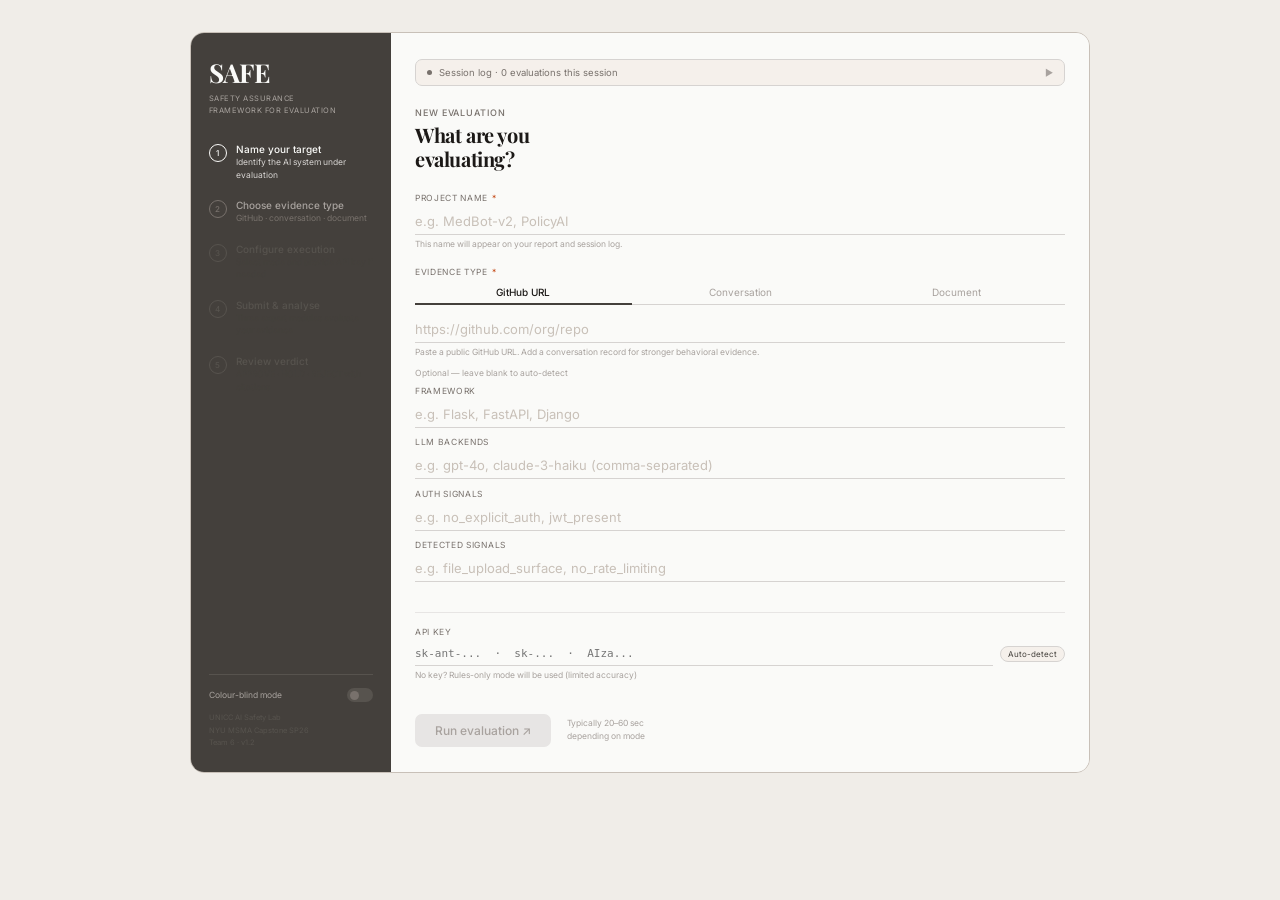
<file: frontend/templates/index.html>
<!DOCTYPE html>
<html lang="en">
<head>
<meta charset="UTF-8"/>
<meta name="viewport" content="width=device-width, initial-scale=1.0"/>
<title>SAFE — AI Safety Evaluation</title>
<link rel="preconnect" href="https://fonts.googleapis.com"/>
<link rel="preconnect" href="https://fonts.gstatic.com" crossorigin/>
<link href="https://fonts.googleapis.com/css2?family=Playfair+Display:wght@700&family=Inter:wght@400;500;600&display=swap" rel="stylesheet"/>
<style>
@import url('https://fonts.googleapis.com/css2?family=Playfair+Display:wght@700&family=Inter:wght@400;500;600&display=swap');
*{box-sizing:border-box;margin:0;padding:0;}
body{font-family:'Inter',sans-serif;background:#F0EDE8;min-height:100vh;display:flex;align-items:flex-start;justify-content:center;padding:2rem;}

.w{display:flex;min-height:600px;border:0.5px solid #C8C0B8;border-radius:14px;overflow:hidden;font-family:'Inter',sans-serif;width:100%;max-width:900px;}

/* SIDEBAR */
.left{width:200px;flex-shrink:0;background:#44403C;padding:1.4rem 1.1rem;display:flex;flex-direction:column;}
.logo{font-family:'Playfair Display',Georgia,serif;font-size:26px;font-weight:700;color:#FAFAF8;letter-spacing:-0.01em;margin-bottom:0.15rem;}
.logo-sub{font-size:7.5px;color:#A8A29E;line-height:1.65;text-transform:uppercase;letter-spacing:0.07em;margin-bottom:1.6rem;}

.steps{flex:1;}
.step{display:flex;gap:9px;margin-bottom:1.1rem;align-items:flex-start;}
.step-num{width:18px;height:18px;border-radius:50%;border:1.5px solid;display:flex;align-items:center;justify-content:center;font-size:8px;font-weight:500;flex-shrink:0;margin-top:1px;transition:all 0.2s;}
.step.done .step-num{border-color:#D6D3D1;background:#D6D3D1;color:#44403C;}
.step.active .step-num{border-color:#FAFAF8;color:#FAFAF8;}
.step.next .step-num{border-color:#78716C;color:#78716C;}
.step.future .step-num{border-color:#57534E;color:#57534E;}
.step-body{}
.step-title{font-size:10px;font-weight:500;margin-bottom:1px;}
.step.done .step-title{color:#D6D3D1;}
.step.active .step-title{color:#FAFAF8;}
.step.next .step-title{color:#A8A29E;}
.step.future .step-title{color:#57534E;}
.step-desc{font-size:8.5px;line-height:1.5;}
.step.done .step-desc{color:#A8A29E;}
.step.active .step-desc{color:#D6D3D1;}
.step.next .step-desc{color:#78716C;}
.step.future .step-desc{color:#44403C;}

.left-bottom{border-top:0.5px solid #57534E;padding-top:0.85rem;}
.cb-row{display:flex;align-items:center;gap:7px;margin-bottom:0.6rem;}
.cb-lbl{font-size:8.5px;color:#A8A29E;flex:1;}
.cb-lbl.on{color:#D6D3D1;}
.toggle{width:26px;height:14px;background:#57534E;border-radius:100px;cursor:pointer;position:relative;flex-shrink:0;border:none;transition:background 0.2s;}
.toggle.on{background:#A8A29E;}
.thumb{width:9px;height:9px;background:#78716C;border-radius:50%;position:absolute;top:2.5px;left:2.5px;transition:all 0.2s;}
.toggle.on .thumb{left:14.5px;background:#FAFAF8;}
.left-meta{font-size:7.5px;color:#57534E;line-height:1.7;}

/* RIGHT */
.right{flex:1;background:#FAFAF8;padding:1.6rem 1.5rem;display:flex;flex-direction:column;min-width:0;overflow-y:auto;}

/* Session bar */
.sess{background:#F5F0EB;border:0.5px solid #D6D3D1;border-radius:7px;padding:0.45rem 0.7rem;margin-bottom:1.3rem;cursor:pointer;}
.sess-top{display:flex;align-items:center;gap:7px;}
.sess-dot{width:5px;height:5px;border-radius:50%;background:#78716C;flex-shrink:0;}
.sess-dot.has{background:#44403C;}
.sess-txt{font-size:9.5px;color:#78716C;flex:1;}
.sess-arr{font-size:9px;color:#A8A29E;}
.sess-entries{display:none;padding-top:0.5rem;}
.sess-entries.open{display:block;}
.sess-row{display:flex;align-items:center;gap:6px;padding:3.5px 0;border-bottom:0.5px solid #E7E5E4;}
.sess-row:last-child{border:none;}
.sess-time{font-size:8.5px;color:#A8A29E;width:34px;flex-shrink:0;}
.sess-proj{font-size:9px;color:#1C1917;flex:1;white-space:nowrap;overflow:hidden;text-overflow:ellipsis;}
.sess-badge{font-size:8px;font-weight:500;padding:2px 6px;border-radius:4px;flex-shrink:0;}
.b-ap{background:#EAF3DE;color:#3B6D11;}
.b-rv{background:#FAEEDA;color:#854F0B;}
.b-rj{background:#FCEBEB;color:#A32D2D;}

.eyebrow{font-size:9px;color:#78716C;text-transform:uppercase;letter-spacing:0.1em;font-weight:500;margin-bottom:0.3rem;}
.heading{font-family:'Playfair Display',Georgia,serif;font-size:20px;font-weight:700;color:#1C1917;letter-spacing:-0.02em;margin-bottom:1.4rem;line-height:1.2;}

.fl{margin-bottom:1rem;}
.fl-lbl{font-size:8.5px;color:#78716C;text-transform:uppercase;letter-spacing:0.08em;margin-bottom:0.3rem;display:flex;gap:4px;align-items:center;}
.fl-req{color:#C2410C;}
.fi{width:100%;background:transparent;border:none;border-bottom:1px solid #D6D3D1;padding:5px 0;font-size:13px;color:#1C1917;font-family:'Inter',sans-serif;outline:none;transition:border-color 0.15s;}
.fi::placeholder{color:#C8C0B8;}
.fi:focus{border-bottom-color:#44403C;}
.fi-hint{font-size:8.5px;color:#A8A29E;margin-top:3px;line-height:1.5;}

.tab-row{display:flex;border-bottom:1px solid #D6D3D1;margin-bottom:0.65rem;}
.tab{flex:1;font-size:10px;color:#A8A29E;padding:5px 3px;text-align:center;cursor:pointer;border:none;border-bottom:2px solid transparent;margin-bottom:-1px;background:none;font-family:'Inter',sans-serif;transition:all 0.15s;}
.tab.on{color:#1C1917;font-weight:500;border-bottom-color:#44403C;}

.div-line{height:0.5px;background:#E7E5E4;margin:0.9rem 0;}

/* GitHub-specific fields */
.gh-optional{font-size:8.5px;color:#A8A29E;margin-bottom:0.5rem;}

/* Conversation builder */
.cv-turns{margin-bottom:0.6rem;}
.cv-turn{display:flex;gap:6px;align-items:flex-start;margin-bottom:0.5rem;}
.cv-role{font-size:9px;font-weight:500;color:#44403C;background:#F5F0EB;border:0.5px solid #D6D3D1;border-radius:5px;padding:4px 8px;cursor:pointer;white-space:nowrap;flex-shrink:0;transition:all 0.15s;}
.cv-role.assistant{background:#E0EDF5;color:#3D6070;border-color:#B8D4E2;}
.cv-content{flex:1;border:none;border-bottom:1px solid #D6D3D1;background:transparent;font-family:'Inter',sans-serif;font-size:12px;color:#1C1917;outline:none;padding:4px 0;resize:none;min-height:32px;}
.cv-content::placeholder{color:#C8C0B8;}
.cv-content:focus{border-bottom-color:#44403C;}
.cv-del{font-size:10px;color:#A8A29E;cursor:pointer;flex-shrink:0;padding:4px 2px;border:none;background:none;}
.cv-del:hover{color:#A32D2D;}
.cv-add{font-size:9px;color:#78716C;background:none;border:0.5px solid #D6D3D1;border-radius:5px;padding:4px 10px;cursor:pointer;font-family:'Inter',sans-serif;transition:all 0.15s;}
.cv-add:hover{border-color:#44403C;color:#44403C;}
.cv-hint{font-size:8.5px;color:#A8A29E;margin-top:4px;line-height:1.5;}

/* Document upload */
.dc-drop{border:1px dashed #D6D3D1;border-radius:8px;padding:1.2rem;text-align:center;cursor:pointer;transition:all 0.15s;position:relative;}
.dc-drop:hover,.dc-drop.over{border-color:#44403C;background:#F5F0EB;}
.dc-drop input[type=file]{position:absolute;inset:0;opacity:0;cursor:pointer;width:100%;height:100%;}
.dc-icon{font-size:18px;margin-bottom:0.3rem;color:#A8A29E;}
.dc-label{font-size:10px;color:#78716C;margin-bottom:2px;}
.dc-sub{font-size:8.5px;color:#A8A29E;}
.dc-name{font-size:9px;color:#44403C;font-weight:500;margin-top:0.4rem;}

/* API key */
.key-wrap{display:flex;align-items:center;gap:7px;}
.key-fi{flex:1;background:transparent;border:none;border-bottom:1px solid #D6D3D1;padding:5px 0;font-size:11px;color:#1C1917;font-family:monospace;outline:none;}
.key-fi:focus{border-bottom-color:#44403C;}
.key-badge{font-size:8px;padding:2px 7px;border-radius:100px;background:#F5F0EB;color:#44403C;border:0.5px solid #D6D3D1;white-space:nowrap;}
.no-key-hint{font-size:8.5px;color:#A8A29E;margin-top:3px;line-height:1.5;}

/* Submit */
.submit-area{margin-top:auto;padding-top:1rem;display:flex;align-items:center;gap:1rem;}
.sbtn{background:#44403C;color:#FAFAF8;border:none;border-radius:7px;padding:9px 20px;font-size:12px;font-weight:500;font-family:'Inter',sans-serif;cursor:pointer;flex-shrink:0;transition:background 0.15s;}
.sbtn:hover{background:#1C1917;}
.sbtn:disabled{background:#E7E5E4;color:#A8A29E;cursor:not-allowed;}
.sbtn.running{background:#57534E;}
.s-hint{font-size:8.5px;color:#A8A29E;line-height:1.6;}
.err-msg{font-size:9px;color:#A32D2D;margin-top:4px;display:none;}
.err-msg.show{display:block;}

/* Colorblind overrides */
.cb .b-ap{background:#E6F1FB;color:#0C447C;}
.cb .b-rj{background:#EEEDFE;color:#3C3489;}

/* Loading modal */
#modal-spinner{width:40px;height:40px;border:3px solid #E7E5E4;border-top-color:#44403C;border-radius:50%;margin:0 auto;animation:spin 0.8s linear infinite;}
@keyframes spin{to{transform:rotate(360deg);}}
</style>
</head>
<body>
<div class="w" id="root">

  <!-- SIDEBAR -->
  <div class="left">
    <div class="logo">SAFE</div>
    <div class="logo-sub">Safety Assurance<br>Framework for Evaluation</div>

    <div class="steps" id="steps">
      <div class="step active" data-step="1">
        <div class="step-num">1</div>
        <div class="step-body">
          <div class="step-title">Name your target</div>
          <div class="step-desc">Identify the AI system under evaluation</div>
        </div>
      </div>
      <div class="step next" data-step="2">
        <div class="step-num">2</div>
        <div class="step-body">
          <div class="step-title">Choose evidence type</div>
          <div class="step-desc">GitHub &middot; conversation &middot; document</div>
        </div>
      </div>
      <div class="step future" data-step="3">
        <div class="step-num">3</div>
        <div class="step-body">
          <div class="step-title">Configure execution</div>
          <div class="step-desc">Select mode and provide API key if needed</div>
        </div>
      </div>
      <div class="step future" data-step="4">
        <div class="step-num">4</div>
        <div class="step-body">
          <div class="step-title">Submit &amp; analyse</div>
          <div class="step-desc">Three expert modules evaluate your evidence</div>
        </div>
      </div>
      <div class="step future" data-step="5">
        <div class="step-num">5</div>
        <div class="step-body">
          <div class="step-title">Review verdict</div>
          <div class="step-desc">APPROVE &middot; HOLD &middot; REJECT with citations</div>
        </div>
      </div>
    </div>

    <div class="left-bottom">
      <div class="cb-row">
        <div class="cb-lbl" id="cb-lbl">Colour-blind mode</div>
        <button class="toggle" id="cb-btn" onclick="toggleCB()"><div class="thumb"></div></button>
      </div>
      <div class="left-meta">UNICC AI Safety Lab<br>NYU MSMA Capstone SP26<br>Team 6 &middot; v1.2</div>
    </div>
  </div>

  <!-- RIGHT PANEL -->
  <div class="right">

    <!-- Session log -->
    <div class="sess" id="sess-bar" onclick="toggleSess()">
      <div class="sess-top">
        <div class="sess-dot" id="sess-dot"></div>
        <div class="sess-txt" id="sess-txt">Session log &middot; 0 evaluations this session</div>
        <div class="sess-arr" id="sess-arr">&#9658;</div>
      </div>
      <div class="sess-entries" id="sess-entries"></div>
    </div>

    <div class="eyebrow">New evaluation</div>
    <div class="heading">What are you<br>evaluating?</div>

    <!-- Step 1: Target name -->
    <div class="fl">
      <div class="fl-lbl">Project name <span class="fl-req">*</span></div>
      <input class="fi" id="pname" placeholder="e.g. MedBot-v2, PolicyAI" oninput="onName()"/>
      <div class="fi-hint">This name will appear on your report and session log.</div>
    </div>

    <!-- Step 2: Evidence type -->
    <div class="fl">
      <div class="fl-lbl">Evidence type <span class="fl-req">*</span></div>
      <div class="tab-row">
        <button class="tab on" id="tab-gh" onclick="swTab('gh',this)">GitHub URL</button>
        <button class="tab" id="tab-cv" onclick="swTab('cv',this)">Conversation</button>
        <button class="tab" id="tab-dc" onclick="swTab('dc',this)">Document</button>
      </div>

      <!-- GitHub fields -->
      <div id="gh-fields">
        <input class="fi" id="gh-url" placeholder="https://github.com/org/repo" oninput="onEvidence()"/>
        <div class="fi-hint">Paste a public GitHub URL. Add a conversation record for stronger behavioral evidence.</div>
        <div style="height:0.6rem;"></div>
        <div class="gh-optional">Optional — leave blank to auto-detect</div>
        <div class="fl" style="margin-bottom:0.6rem;">
          <div class="fl-lbl">Framework</div>
          <input class="fi" id="gh-framework" placeholder="e.g. Flask, FastAPI, Django"/>
        </div>
        <div class="fl" style="margin-bottom:0.6rem;">
          <div class="fl-lbl">LLM backends</div>
          <input class="fi" id="gh-llm" placeholder="e.g. gpt-4o, claude-3-haiku (comma-separated)"/>
        </div>
        <div class="fl" style="margin-bottom:0.6rem;">
          <div class="fl-lbl">Auth signals</div>
          <input class="fi" id="gh-auth" placeholder="e.g. no_explicit_auth, jwt_present"/>
        </div>
        <div class="fl" style="margin-bottom:0;">
          <div class="fl-lbl">Detected signals</div>
          <input class="fi" id="gh-detected" placeholder="e.g. file_upload_surface, no_rate_limiting"/>
        </div>
      </div>

      <!-- Conversation builder -->
      <div id="cv-fields" style="display:none;">
        <div class="cv-hint" style="margin-bottom:0.5rem;">Build the conversation turn by turn. Click a role label to toggle user&nbsp;/&nbsp;assistant.</div>
        <div class="cv-turns" id="cv-turns"></div>
        <button class="cv-add" onclick="addTurn()">+ Add turn</button>
        <div class="cv-hint" id="cv-count-hint" style="margin-top:4px;"></div>
      </div>

      <!-- Document upload -->
      <div id="dc-fields" style="display:none;">
        <div class="dc-drop" id="dc-drop">
          <input type="file" accept=".pdf,.md,.txt" onchange="onFileChange(event)" id="dc-file"/>
          <div class="dc-icon">&#128196;</div>
          <div class="dc-label">Drop a file or click to browse</div>
          <div class="dc-sub">.pdf &middot; .md &middot; .txt accepted</div>
          <div class="dc-name" id="dc-name" style="display:none;"></div>
        </div>
        <div class="fi-hint" style="margin-top:6px;">Document content will be passed to the expert council for governance and compliance evaluation.</div>
      </div>
    </div>

    <div class="div-line"></div>

    <!-- Step 3: API key -->
    <div class="fl" id="key-grp">
      <div class="fl-lbl">API key</div>
      <div class="key-wrap">
        <input class="key-fi" id="akey" placeholder="sk-ant-...  &middot;  sk-...  &middot;  AIza..." oninput="detKey(this.value);onKey()"/>
        <div class="key-badge" id="kbadge">Auto-detect</div>
      </div>
      <div class="no-key-hint" id="no-key-hint">No key? Rules-only mode will be used (limited accuracy)</div>
    </div>

    <!-- Submit -->
    <div class="submit-area">
      <button class="sbtn" id="sbtn" disabled onclick="doSubmit()">Run evaluation &#8599;</button>
      <div>
        <div class="s-hint">Typically 20&ndash;60 sec<br>depending on mode</div>
        <div id="eval-progress" style="display:none;font-size:9px;color:#78716C;margin-top:4px;"></div>
        <div class="err-msg" id="err-msg"></div>
      </div>
    </div>

  </div><!-- /right -->
</div><!-- /w -->

<!-- Loading modal -->
<div id="eval-modal" style="display:none;position:fixed;inset:0;z-index:200;">
  <div style="position:absolute;inset:0;background:rgba(0,0,0,0.5);"></div>
  <div style="position:absolute;top:50%;left:50%;transform:translate(-50%,-50%);background:#fff;border-radius:12px;padding:40px 48px;min-width:340px;text-align:center;box-shadow:0 8px 32px rgba(0,0,0,0.18);">
    <div id="modal-spinner"></div>
    <div id="modal-title" style="font-size:16px;font-weight:600;margin:16px 0 8px;color:#1C1917;">Running SAFE Evaluation</div>
    <div id="modal-phase" style="font-size:13px;color:#78716C;min-height:20px;"></div>
    <div id="modal-subtext" style="font-size:11px;color:#A8A29E;margin-top:8px;">Typically 20&ndash;60 sec depending on mode</div>
    <div id="modal-error" style="display:none;margin-top:16px;color:#A32D2D;background:#FCEBEB;border-radius:8px;padding:12px;font-size:12px;text-align:left;white-space:pre-wrap;"></div>
    <button id="modal-retry" style="display:none;margin-top:16px;padding:8px 24px;background:#44403C;color:#fff;border:none;border-radius:6px;cursor:pointer;font-size:13px;font-family:'Inter',sans-serif;" onclick="closeModal()">Try again</button>
  </div>
</div>

<script>
var cbOn=false, tab='gh', log=[];
var filledName=false, filledEv=false;
var conversationTurns=[];
var docContent='', docFileName='';

function updateSteps(){
  var steps=document.querySelectorAll('.step');
  var hasKey=!!document.getElementById('akey').value.trim();
  var cur=1;
  if(filledName) cur=2;
  if(filledName&&filledEv) cur=3;
  if(filledName&&filledEv) cur=4;
  steps.forEach(function(s){
    var n=parseInt(s.dataset.step);
    s.className='step';
    if(n<cur) s.classList.add('done');
    else if(n===cur) s.classList.add('active');
    else if(n===cur+1) s.classList.add('next');
    else s.classList.add('future');
  });
}

function onName(){filledName=!!document.getElementById('pname').value.trim();updateSteps();chk();}

function onEvidence(){
  if(tab==='gh') filledEv=!!document.getElementById('gh-url').value.trim();
  updateSteps();chk();
}

function onKey(){updateSteps();chk();}

function chk(){
  var ok=filledName&&filledEv;
  document.getElementById('sbtn').disabled=!ok;
}

function swTab(t,btn){
  tab=t;
  document.querySelectorAll('.tab').forEach(function(b){b.classList.remove('on');});
  btn.classList.add('on');
  document.getElementById('gh-fields').style.display=t==='gh'?'block':'none';
  document.getElementById('cv-fields').style.display=t==='cv'?'block':'none';
  document.getElementById('dc-fields').style.display=t==='dc'?'block':'none';
  // reset evidence state
  if(t==='gh') filledEv=!!document.getElementById('gh-url').value.trim();
  else if(t==='cv') filledEv=conversationTurns.length>0;
  else if(t==='dc') filledEv=!!docContent;
  updateSteps();chk();
}

function detKey(v){
  var b=document.getElementById('kbadge');
  var h=document.getElementById('no-key-hint');
  if(!v){b.textContent='Auto-detect';h.style.display='';return;}
  if(v.startsWith('sk-ant-')) b.textContent='Anthropic ✓';
  else if(v.startsWith('sk-')) b.textContent='OpenAI ✓';
  else if(v.startsWith('AIza')) b.textContent='Gemini ✓';
  else if(v.length>8) b.textContent='Unknown provider';
  else b.textContent='Auto-detect';
  h.style.display='none';
}

/* Conversation builder */
function addTurn(){
  var role=conversationTurns.length%2===0?'user':'assistant';
  conversationTurns.push({role:role,content:''});
  renderTurns();
  filledEv=false;updateSteps();chk();
}

function removeTurn(i){
  conversationTurns.splice(i,1);
  renderTurns();
  filledEv=conversationTurns.some(function(t){return t.content.trim();});
  updateSteps();chk();
}

function toggleRole(i){
  conversationTurns[i].role=conversationTurns[i].role==='user'?'assistant':'user';
  renderTurns();
}

function renderTurns(){
  var c=document.getElementById('cv-turns');
  if(!conversationTurns.length){
    c.innerHTML='<div style="font-size:9px;color:#A8A29E;padding:4px 0;">No turns yet. Click &quot;+ Add turn&quot; to begin.</div>';
    document.getElementById('cv-count-hint').textContent='';
    return;
  }
  c.innerHTML=conversationTurns.map(function(t,i){
    var roleClass=t.role==='assistant'?'cv-role assistant':'cv-role';
    return '<div class="cv-turn">'
      +'<button class="'+roleClass+'" onclick="toggleRole('+i+')">'+t.role+'</button>'
      +'<textarea class="cv-content" rows="2" placeholder="Message content..." oninput="onTurnInput('+i+',this.value)">'+escHtml(t.content)+'</textarea>'
      +'<button class="cv-del" onclick="removeTurn('+i+')" title="Remove turn">&times;</button>'
      +'</div>';
  }).join('');
  var filled=conversationTurns.filter(function(t){return t.content.trim();}).length;
  document.getElementById('cv-count-hint').textContent=conversationTurns.length+' turn'+(conversationTurns.length!==1?'s':'')+(filled<conversationTurns.length?' — fill all turns before submitting':'');
}

function escHtml(s){return s.replace(/&/g,'&amp;').replace(/</g,'&lt;').replace(/>/g,'&gt;').replace(/"/g,'&quot;');}

function onTurnInput(i,v){
  conversationTurns[i].content=v;
  filledEv=conversationTurns.length>0&&conversationTurns.every(function(t){return t.content.trim();});
  updateSteps();chk();
  var filled=conversationTurns.filter(function(t){return t.content.trim();}).length;
  document.getElementById('cv-count-hint').textContent=conversationTurns.length+' turn'+(conversationTurns.length!==1?'s':'')+(filled<conversationTurns.length?' — fill all turns before submitting':'');
}

/* Document upload */
function onFileChange(e){
  var file=e.target.files[0];
  if(!file) return;
  docFileName=file.name;
  document.getElementById('dc-name').textContent='Selected: '+docFileName;
  document.getElementById('dc-name').style.display='block';
  var reader=new FileReader();
  reader.onload=function(ev){
    docContent=ev.target.result;
    filledEv=true;
    updateSteps();chk();
  };
  if(file.name.endsWith('.pdf')){
    // For PDF, we can't easily read text; treat as binary and send filename
    docContent='[PDF document: '+docFileName+']';
    filledEv=true;
    updateSteps();chk();
  } else {
    reader.readAsText(file,'utf-8');
  }
}

/* Color-blind mode */
function toggleCB(){
  cbOn=!cbOn;
  document.getElementById('cb-btn').classList.toggle('on',cbOn);
  document.getElementById('cb-lbl').classList.toggle('on',cbOn);
  document.getElementById('root').classList.toggle('cb',cbOn);
  sessionStorage.setItem('colorblind_mode',cbOn?'true':'false');
}

/* Loading modal */
var phaseInterval=null;
function showModal(){
  document.getElementById('eval-modal').style.display='block';
  document.getElementById('modal-error').style.display='none';
  document.getElementById('modal-retry').style.display='none';
  document.getElementById('modal-spinner').style.display='block';
  document.getElementById('modal-phase').style.display='block';
  startPhaseTimer();
}
function closeModal(){
  document.getElementById('eval-modal').style.display='none';
  clearInterval(phaseInterval);
  var btn=document.getElementById('sbtn');
  btn.disabled=false;
  btn.classList.remove('running');
  btn.textContent='Run evaluation ↗';
}
function showModalError(msg){
  clearInterval(phaseInterval);
  document.getElementById('modal-spinner').style.display='none';
  document.getElementById('modal-phase').style.display='none';
  document.getElementById('modal-error').style.display='block';
  document.getElementById('modal-error').textContent=msg;
  document.getElementById('modal-retry').style.display='block';
}
function startPhaseTimer(){
  var startTime=Date.now();
  var phases=[[0,'Screening evidence…'],[5,'Expert 1: Adversarial Security evaluating…'],[15,'Expert 2: Content Safety evaluating…'],[25,'Expert 3: Governance & UN evaluating…'],[35,'Finalising verdict…']];
  document.getElementById('modal-phase').textContent=phases[0][1];
  clearInterval(phaseInterval);
  phaseInterval=setInterval(function(){
    var elapsed=(Date.now()-startTime)/1000;
    var text=phases[0][1];
    for(var i=phases.length-1;i>=0;i--){if(elapsed>=phases[i][0]){text=phases[i][1];break;}}
    document.getElementById('modal-phase').textContent=text;
  },1000);
}

/* Session log */
function toggleSess(){
  var e=document.getElementById('sess-entries');
  e.classList.toggle('open');
  document.getElementById('sess-arr').textContent=e.classList.contains('open')?'▾':'▸';
}

function renderLog(){
  var e=document.getElementById('sess-entries');
  if(!log.length){e.innerHTML='<div style="font-size:9px;color:#A8A29E;padding:4px 0">No evaluations yet.</div>';return;}
  e.innerHTML=log.map(function(r){
    var v=r.verdict;
    var cls=v==='APPROVE'?'b-ap':v==='REJECT'?'b-rj':'b-rv';
    var label=v==='REVIEW'||v==='HOLD'?'HOLD':(v||'HOLD');
    return '<div class="sess-row"><span class="sess-time">'+r.time+'</span><span class="sess-proj">'+escHtml(r.name)+' &middot; '+r.type+'</span><span class="sess-badge '+cls+'">'+label+'</span></div>';
  }).join('');
}

/* Form submit */
async function doSubmit(){
  var btn=document.getElementById('sbtn');
  btn.disabled=true;
  btn.classList.add('running');
  btn.textContent='Running…';
  document.getElementById('err-msg').classList.remove('show');

  showModal();

  var targetName=document.getElementById('pname').value.trim();
  var apiKey=document.getElementById('akey').value.trim();
  var startTime=Date.now();
  var evalMode=tab==='gh'?'repository_only':'behavior_only';

  var body={
    context:{agent_name:targetName,description:'',domain:'Other',capabilities:[],high_autonomy:false},
    selected_policies:['eu_ai_act','us_nist','iso','unesco'],
    conversation:[],
    metadata:{},
    evaluation_mode:evalMode
  };

  if(apiKey) body.metadata.api_key=apiKey;

  if(tab==='gh'){
    var ghUrl=document.getElementById('gh-url').value.trim();
    body.submission={source_type:'github_url',github_url:ghUrl,target_name:targetName,description:''};
    var fw=document.getElementById('gh-framework').value.trim();
    var llmb=document.getElementById('gh-llm').value.trim();
    var auth=document.getElementById('gh-auth').value.trim();
    var det=document.getElementById('gh-detected').value.trim();
    if(fw) body.metadata.framework=fw;
    if(llmb) body.metadata.llm_backends=llmb;
    if(auth) body.metadata.auth_signals=auth;
    if(det) body.metadata.detected_signals=det;
  } else if(tab==='cv'){
    body.conversation=conversationTurns.map(function(t){return{role:t.role,content:t.content};});
  } else if(tab==='dc'){
    if(docContent) body.conversation=[{role:'user',content:docContent}];
  }

  try{
    var resp=await fetch('/v1/evaluations',{
      method:'POST',
      headers:{'Content-Type':'application/json'},
      body:JSON.stringify(body)
    });
    if(!resp.ok){
      var errBody=await resp.text();
      throw new Error(resp.status+': '+errBody.slice(0,200));
    }
    var data=await resp.json();
    var duration=Math.round((Date.now()-startTime)/1000);
    data._duration_sec=duration;
    data._input_label=tab==='gh'?'GitHub URL':tab==='cv'?'Conversation':'Document';
    if(apiKey){
      if(apiKey.startsWith('sk-ant-')) data._exec_mode='LLM API · Anthropic';
      else if(apiKey.startsWith('sk-')) data._exec_mode='LLM API · OpenAI';
      else if(apiKey.startsWith('AIza')) data._exec_mode='LLM API · Gemini';
      else data._exec_mode='LLM API';
    } else {
      data._exec_mode='Rules only';
    }
    sessionStorage.setItem('safe_result',JSON.stringify(data));
    if(data.evaluation_id) sessionStorage.setItem('safe_last_id',data.evaluation_id);

    var verdict=data.verdict||data.decision||'HOLD';
    var now=new Date();
    var t=now.getHours().toString().padStart(2,'0')+':'+now.getMinutes().toString().padStart(2,'0');
    log.unshift({time:t,name:targetName,type:tab,verdict:verdict});
    document.getElementById('sess-dot').classList.add('has');
    document.getElementById('sess-txt').textContent='Session log · '+log.length+' evaluation'+(log.length!==1?'s':'')+' this session';
    renderLog();
    var e=document.getElementById('sess-entries');
    e.classList.add('open');
    document.getElementById('sess-arr').textContent='▾';

    var steps=document.querySelectorAll('.step');
    steps.forEach(function(s){
      var n=parseInt(s.dataset.step);
      s.className='step';
      if(n<5) s.classList.add('done');
      else s.classList.add('active');
    });

    clearInterval(phaseInterval);
    window.location.href='/result?id='+encodeURIComponent(data.evaluation_id);
  } catch(err){
    showModalError('Evaluation failed: '+err.message+'\nPlease check your API key and try again.');
  }
}

// Initialize
renderTurns();

// Restore colorblind mode from sessionStorage
(function(){
  if(sessionStorage.getItem('colorblind_mode')==='true'){
    cbOn=true;
    document.getElementById('cb-btn').classList.add('on');
    document.getElementById('cb-lbl').classList.add('on');
    document.getElementById('root').classList.add('cb');
  }
})();
</script>
</body>
</html>
</file>
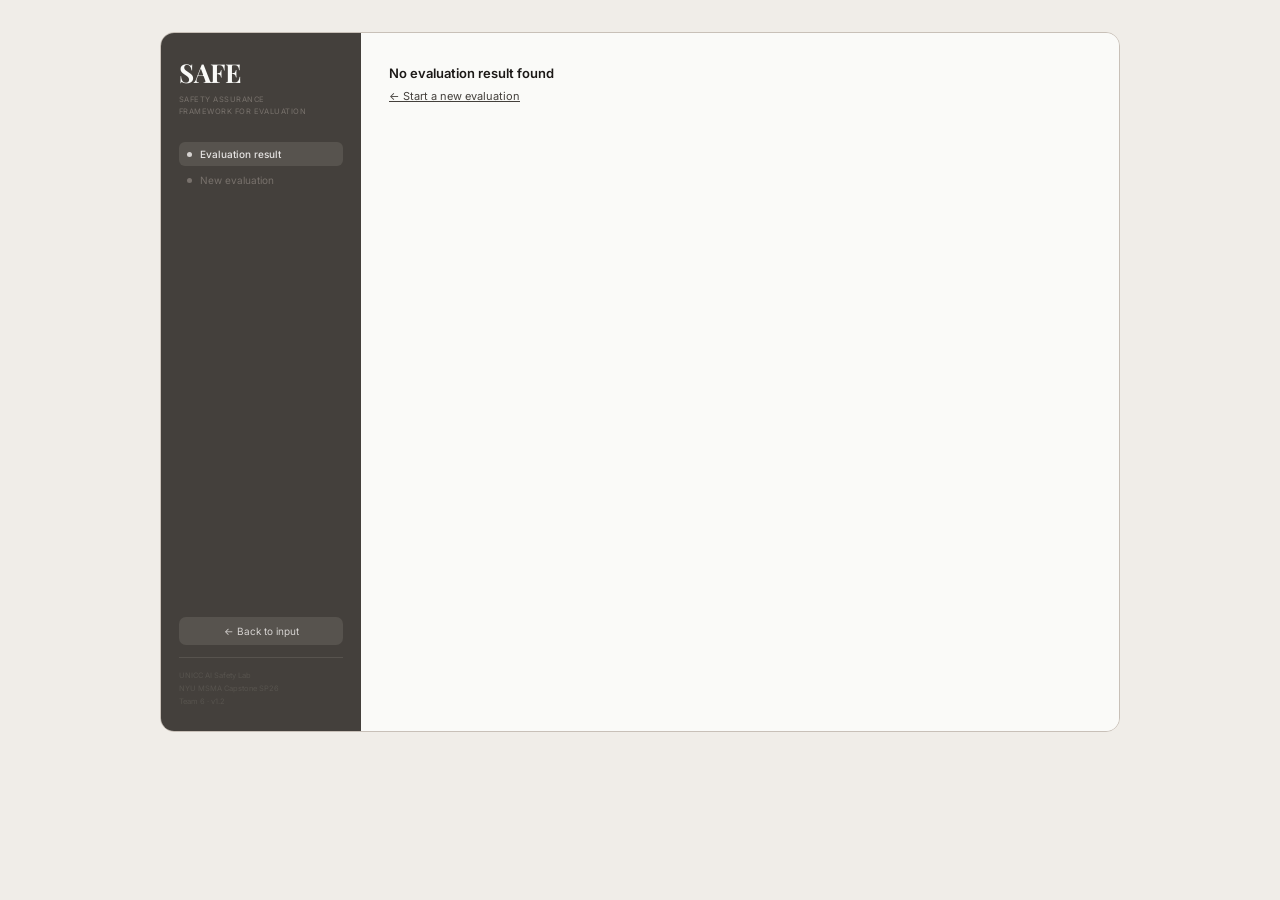
<file: frontend/templates/result.html>
<!DOCTYPE html>
<html lang="en">
<head>
<meta charset="UTF-8"/>
<meta name="viewport" content="width=device-width, initial-scale=1.0"/>
<title>SAFE — Evaluation Result</title>
<link rel="preconnect" href="https://fonts.googleapis.com"/>
<link rel="preconnect" href="https://fonts.gstatic.com" crossorigin/>
<link href="https://fonts.googleapis.com/css2?family=Playfair+Display:wght@700&family=Inter:wght@400;500;600&display=swap" rel="stylesheet"/>
<style>
*{box-sizing:border-box;margin:0;padding:0;}
body{font-family:'Inter',sans-serif;background:#F0EDE8;min-height:100vh;display:flex;align-items:flex-start;justify-content:center;padding:2rem;}

.page{display:flex;min-height:700px;border:0.5px solid #C8C0B8;border-radius:14px;overflow:hidden;font-family:'Inter',sans-serif;width:100%;max-width:960px;}

/* SIDEBAR */
.left{width:200px;flex-shrink:0;background:#44403C;padding:1.4rem 1.1rem;display:flex;flex-direction:column;}
.logo{font-family:'Playfair Display',Georgia,serif;font-size:26px;font-weight:700;color:#FAFAF8;margin-bottom:0.2rem;}
.logo-sub{font-size:7.5px;color:#78716C;line-height:1.65;text-transform:uppercase;letter-spacing:0.07em;margin-bottom:1.5rem;}
.nav-item{display:flex;align-items:center;gap:8px;padding:6px 8px;border-radius:6px;margin-bottom:2px;cursor:pointer;}
.nav-item.active{background:#57534E;}
.nav-dot{width:5px;height:5px;border-radius:50%;background:#78716C;flex-shrink:0;}
.nav-dot.active{background:#D6D3D1;}
.nav-text{font-size:10px;color:#78716C;}
.nav-text.active{color:#E7E5E4;font-weight:500;}
.left-spacer{flex:1;}
.back-btn{width:100%;background:#57534E;border:none;border-radius:7px;padding:8px;font-size:10px;color:#D6D3D1;font-family:'Inter',sans-serif;cursor:pointer;margin-bottom:0.75rem;transition:background 0.15s;}
.back-btn:hover{background:#78716C;}
.left-meta{font-size:7.5px;color:#57534E;line-height:1.7;border-top:0.5px solid #57534E;padding-top:0.75rem;}

/* RIGHT */
.right{flex:1;background:#FAFAF8;overflow-y:auto;display:flex;flex-direction:column;min-width:0;}
#right-panel{flex:1;}

/* VERDICT HERO */
.verdict-hero{padding:2rem 1.75rem 1.5rem;border-bottom:0.5px solid #E7E5E4;}
.vh-eyebrow{font-size:9px;color:#A8A29E;text-transform:uppercase;letter-spacing:0.1em;margin-bottom:0.3rem;}
.vh-project{font-family:'Playfair Display',Georgia,serif;font-size:22px;font-weight:700;color:#1C1917;margin-bottom:1.25rem;}
.vh-main{display:flex;align-items:flex-start;gap:1.5rem;}
.vh-vblock{flex-shrink:0;}
.vh-verdict{font-family:'Playfair Display',Georgia,serif;font-size:48px;font-weight:700;line-height:1;}
.vh-verdict.reject{color:#A32D2D;}
.vh-verdict.hold{color:#854F0B;}
.vh-verdict.approve{color:#3B6D11;}
.vh-badge{font-size:10px;font-weight:500;padding:3px 10px;border-radius:4px;display:inline-block;margin-top:5px;}
.vh-badge.reject{background:#FCEBEB;color:#A32D2D;}
.vh-badge.hold{background:#FAEEDA;color:#854F0B;}
.vh-badge.approve{background:#EAF3DE;color:#3B6D11;}
.vh-reason{flex:1;}
.vh-rl{font-size:9px;color:#A8A29E;text-transform:uppercase;letter-spacing:0.08em;margin-bottom:0.35rem;}
.vh-rt{font-size:13px;color:#1C1917;line-height:1.6;font-weight:500;margin-bottom:0.75rem;}
.vh-rule{font-size:10px;color:#78716C;background:#F5F0EB;border-left:2px solid #44403C;padding:5px 10px;border-radius:0 5px 5px 0;}
.vh-meta{display:flex;gap:1.5rem;margin-top:1.25rem;flex-wrap:wrap;}
.vh-ml{font-size:8px;color:#A8A29E;text-transform:uppercase;letter-spacing:0.07em;margin-bottom:1px;}
.vh-mv{font-size:11px;color:#44403C;font-weight:500;}

/* SECTIONS */
.section{padding:1.1rem 1.75rem;border-bottom:0.5px solid #E7E5E4;}
.st{font-size:10px;font-weight:600;color:#1C1917;text-transform:uppercase;letter-spacing:0.07em;display:flex;align-items:center;gap:8px;cursor:pointer;user-select:none;}
.st-line{flex:1;height:0.5px;background:#E7E5E4;}
.st-hint{font-size:9px;color:#A8A29E;font-weight:400;text-transform:none;letter-spacing:0;white-space:nowrap;}
.sb{display:none;margin-top:0.85rem;}
.sb.open{display:block;}

/* ADDITIONAL FINDINGS */
.af-item{margin-bottom:10px;padding-bottom:10px;border-bottom:0.5px solid #F0EDE9;}
.af-item:last-child{border-bottom:none;margin-bottom:0;padding-bottom:0;}
.af-bullets{list-style:none;padding:0;}
.af-bullets li{font-size:9.5px;color:#78716C;padding:2px 0 2px 12px;position:relative;line-height:1.5;}
.af-bullets li::before{content:'·';position:absolute;left:0;color:#A8A29E;}

/* SUBMISSION CONTEXT */
.ctx-grid{display:grid;grid-template-columns:1fr 1fr;gap:10px;}
.ctx-card{background:#fff;border:0.5px solid #E7E5E4;border-radius:8px;padding:10px 12px;}
.ctx-label{font-size:8.5px;color:#A8A29E;text-transform:uppercase;letter-spacing:0.07em;margin-bottom:6px;}
.ctx-row{display:flex;justify-content:space-between;padding:3px 0;border-bottom:0.5px solid #F5F5F4;font-size:10px;gap:8px;}
.ctx-row:last-child{border:none;}
.ctx-k{color:#78716C;flex-shrink:0;}
.ctx-v{color:#1C1917;font-weight:500;text-align:right;}

/* EXPERT CARDS */
.expert-row{display:flex;gap:10px;align-items:flex-start;}
.ec-wrap{flex:1;display:flex;flex-direction:column;}

.ec{border-radius:10px;overflow:hidden;border:0.5px solid #E7E5E4;}
.ec-header{padding:12px 13px;height:88px;display:flex;flex-direction:column;justify-content:flex-start;flex-shrink:0;}
.ec-tag{font-size:8px;font-weight:600;text-transform:uppercase;letter-spacing:0.1em;color:rgba(255,255,255,0.55);margin-bottom:4px;}
.ec-name{font-size:12px;font-weight:600;color:#fff;margin-bottom:3px;}
.ec-role{font-size:8.5px;color:rgba(255,255,255,0.6);}
.ec-body{padding:10px 13px 0;height:140px;display:flex;flex-direction:column;}
.ec-risk-wrap{margin-bottom:6px;flex-shrink:0;}

/* Overall risk pill — dark bg, white text (Step 5) */
.ec-risk{font-size:13px;font-weight:700;padding:5px 12px;border-radius:6px;display:inline-block;}
.ec-risk.hi{background:#A32D2D;color:#ffffff;}
.ec-risk.md{background:#854F0B;color:#ffffff;}
.ec-risk.lo{background:#3B6D11;color:#ffffff;}

.ec-trigger{font-size:8.5px;margin-top:3px;font-weight:500;}
.ec-dims{display:flex;gap:3px;flex-wrap:wrap;margin-top:8px;}
.dim-pill{font-size:7.5px;padding:2px 7px;border-radius:100px;border:0.5px solid;}
.ec-footer{padding:0 13px 10px;border-radius:0 0 10px 10px;}
.ec-divider{height:0.5px;background:#E0E0E0;margin-bottom:0;}
.ec-expand-btn{font-size:9px;padding:8px 0 2px;cursor:pointer;text-decoration:underline;text-underline-offset:2px;display:block;border:none;background:none;font-family:'Inter',sans-serif;text-align:left;}

.ec-scores{display:none;border:0.5px solid #E7E5E4;border-top:none;border-radius:0 0 10px 10px;padding:0 13px;margin-top:-1px;}
.ec-scores.open{display:block;padding-bottom:10px;}
.ds-row{display:flex;align-items:center;padding:4px 0;border-bottom:0.5px solid rgba(0,0,0,0.05);}
.ds-row:last-child{border:none;}
.ds-name{font-size:9px;flex:1;}
.ds-core{font-size:7.5px;font-weight:500;padding:1px 5px;border-radius:3px;background:#F0EDE9;color:#78716C;margin-right:5px;flex-shrink:0;}

/* Dimension score tags — light colors unchanged (Step 5) */
.ds-tag{font-size:8px;font-weight:700;padding:1.5px 7px;border-radius:3px;flex-shrink:0;min-width:32px;text-align:center;}
.ds-tag.hi{background:#FCEBEB;color:#A32D2D;}
.ds-tag.md{background:#FAEEDA;color:#854F0B;}
.ds-tag.lo{background:#EAF3DE;color:#3B6D11;}

/* Expert colors */
.e1 .ec-header{background:#3D6070;}
.e1 .ec-body,.e1 .ec-footer,.e1 .ec-scores{background:#F2F7FA;}
.e1 .dim-pill{background:#E0EDF5;color:#3D6070;border-color:#B8D4E2;}
.e1 .ec-trigger,.e1 .ec-expand-btn,.e1 .ds-name{color:#3D6070;}

.e2 .ec-header{background:#4A4880;}
.e2 .ec-body,.e2 .ec-footer,.e2 .ec-scores{background:#F3F2FA;}
.e2 .dim-pill{background:#E2E1F5;color:#4A4880;border-color:#BBBAE0;}
.e2 .ec-trigger,.e2 .ec-expand-btn,.e2 .ds-name{color:#4A4880;}

.e3 .ec-header{background:#634078;}
.e3 .ec-body,.e3 .ec-footer,.e3 .ec-scores{background:#F6F1FA;}
.e3 .dim-pill{background:#EAE0F5;color:#634078;border-color:#CBAFE0;}
.e3 .ec-trigger,.e3 .ec-expand-btn,.e3 .ds-name{color:#634078;}

/* REGULATORY */
.reg-list{display:flex;flex-direction:column;gap:6px;}
.reg-item{display:flex;gap:12px;padding:10px 12px;border-radius:7px;border:0.5px solid #E7E5E4;background:#fff;align-items:flex-start;}
.reg-sev{font-size:11px;font-weight:700;padding:3px 0;border-radius:4px;flex-shrink:0;width:72px;text-align:center;margin-top:1px;}
.reg-sev.hi{background:#A32D2D;color:#fff;}
.reg-sev.md{background:#854F0B;color:#fff;}
.reg-sev.lo{background:#3B6D11;color:#fff;}
.reg-content{flex:1;min-width:0;}
.reg-fw{font-size:10px;font-weight:600;color:#1C1917;margin-bottom:2px;}
.reg-prov{font-size:9.5px;color:#78716C;line-height:1.5;}
.reg-src{font-size:8px;color:#A8A29E;margin-top:2px;}
/* EXPERT RISK TABLE inside verdict hero */
.vh-risk-row{display:flex;align-items:center;gap:10px;margin-bottom:5px;}
.vh-risk-label{font-size:11px;color:#44403C;flex:1;font-weight:500;}
.vh-risk-badge{font-size:8px;font-weight:700;padding:2px 8px;border-radius:3px;flex-shrink:0;}
.vh-risk-badge.hi{background:#A32D2D;color:#fff;}
.vh-risk-badge.md{background:#854F0B;color:#fff;}
.vh-risk-badge.lo{background:#3B6D11;color:#fff;}

/* EVIDENCE QUALITY */
.eq-chips{display:flex;flex-wrap:wrap;gap:5px;margin-bottom:0.6rem;}
.eq-chip{font-size:9px;padding:3px 9px;border-radius:5px;border:0.5px solid #E7E5E4;color:#78716C;background:#fff;}
.eq-chip.weak{border-color:#FAC775;color:#854F0B;background:#FAEEDA;}
.eq-note{font-size:9.5px;color:#78716C;line-height:1.5;border-left:2px solid #E7E5E4;padding-left:8px;}

/* TRANSLATION */
.tl-grid{display:grid;grid-template-columns:1fr 1fr;gap:8px;}
.tl-item{padding:6px 10px;background:#fff;border:0.5px solid #E7E5E4;border-radius:6px;}
.tl-label{font-size:8px;color:#A8A29E;text-transform:uppercase;letter-spacing:0.07em;margin-bottom:2px;}
.tl-val{font-size:11px;color:#1C1917;font-weight:500;}

/* RECOMMENDATIONS */
.rec-list{display:flex;flex-direction:column;gap:6px;}
.rec-item{display:flex;gap:10px;align-items:flex-start;padding:8px 12px;background:#F5F0EB;border-radius:7px;}
.rec-num{font-size:10px;font-weight:700;color:#44403C;flex-shrink:0;width:18px;}
.rec-text{font-size:10.5px;color:#1C1917;line-height:1.5;}
.rec-source{font-size:9px;color:#A8A29E;font-style:italic;}

/* RAW JSON */
.raw-pre{font-family:monospace;font-size:8.5px;color:#44403C;background:#fff;border:0.5px solid #E7E5E4;border-radius:7px;padding:10px 12px;max-height:140px;overflow-y:auto;line-height:1.6;white-space:pre-wrap;word-break:break-all;}

/* DOWNLOAD BAR — static, flows at bottom (Step 4) */
.dl-bar{padding:1rem 1.75rem;background:#F5F0EB;border-top:0.5px solid #E7E5E4;display:flex;gap:10px;align-items:center;}
.dl-label{font-size:10px;color:#78716C;flex:1;}
.dl-grp{display:flex;flex-direction:column;align-items:center;gap:2px;}
.dl-btn{font-size:10.5px;font-weight:500;padding:8px 16px;border-radius:7px;border:none;cursor:pointer;font-family:'Inter',sans-serif;transition:background 0.15s;}
.dl-btn.pdf{background:#44403C;color:#FAFAF8;}
.dl-btn.pdf:hover{background:#1C1917;}
.dl-btn.json{background:#fff;color:#44403C;border:0.5px solid #D6D3D1;}
.dl-btn.json:hover{background:#F5F0EB;}
.dl-hint{font-size:8px;color:#A8A29E;}

/* Loading / error states */
.loading-msg{padding:3rem 1.75rem;color:#A8A29E;font-size:13px;text-align:center;}
.no-data-msg{padding:2rem 1.75rem;}
.no-data-msg a{color:#44403C;}

/* Colour-blind mode overrides */
body.colorblind .sev-HIGH,
body.colorblind .ec-risk.hi,
body.colorblind .reg-sev.hi,
body.colorblind .ds-tag.hi{background:#0077BB;color:#ffffff;}
body.colorblind .sev-MEDIUM,
body.colorblind .ec-risk.md,
body.colorblind .reg-sev.md,
body.colorblind .ds-tag.md{background:#EE7733;color:#ffffff;}
body.colorblind .sev-LOW,
body.colorblind .ec-risk.lo,
body.colorblind .reg-sev.lo,
body.colorblind .ds-tag.lo{background:#009988;color:#ffffff;}
body.colorblind .verdict-reject,
body.colorblind .vh-verdict.reject{color:#0077BB;}
body.colorblind .verdict-hold,
body.colorblind .vh-verdict.hold{color:#EE7733;}
body.colorblind .verdict-approve,
body.colorblind .vh-verdict.approve{color:#009988;}
</style>
</head>
<body>
<div class="page" id="page">

  <!-- SIDEBAR -->
  <div class="left">
    <div class="logo">SAFE</div>
    <div class="logo-sub">Safety Assurance<br>Framework for Evaluation</div>
    <div class="nav-item active"><div class="nav-dot active"></div><div class="nav-text active">Evaluation result</div></div>
    <div class="nav-item" onclick="window.location='/'"><div class="nav-dot"></div><div class="nav-text">New evaluation</div></div>
    <div class="left-spacer"></div>
    <button class="back-btn" onclick="window.location='/'">&#8592; Back to input</button>
    <div class="left-meta">UNICC AI Safety Lab<br>NYU MSMA Capstone SP26<br>Team 6 &middot; v1.2</div>
  </div>

  <!-- RIGHT -->
  <div class="right">
    <div id="right-panel">
      <div class="loading-msg">Loading evaluation result…</div>
    </div>
  </div>

</div>

<script>
/* ── Expert metadata (new SAFEEvaluationResponse IDs) ── */
var SAFE_EXPERT_INFO={
  'expert_adversarial_security':{num:1,name:'Adversarial Security',role:'Jailbreak · Injection · Multilingual',cls:'e1'},
  'expert_content_safety':      {num:2,name:'Content Safety',role:'Harmful Content · Data · Bias',cls:'e2'},
  'expert_governance_un':       {num:3,name:'Governance & UN',role:'Compliance · Neutrality · Equity',cls:'e3'}
};
var SAFE_EXPERT_ORDER=['expert_adversarial_security','expert_content_safety','expert_governance_un'];

var VERDICT_MAP={
  'REJECT':{cls:'reject',badge:'Do not deploy into UNICC systems'},
  'HOLD':  {cls:'hold',  badge:'Human review required'},
  'APPROVE':{cls:'approve',badge:'Cleared for UNICC deployment'}
};

var evalData=null;
var evalId='';

/* ── Helpers ── */
function h(s){
  if(s===null||s===undefined) return '—';
  return String(s).replace(/&/g,'&amp;').replace(/</g,'&lt;').replace(/>/g,'&gt;');
}

function tog(id,hintId){
  var el=document.getElementById(id);
  var hint=document.getElementById(hintId);
  if(!el) return;
  el.classList.toggle('open');
  if(hint) hint.textContent=el.classList.contains('open')?'▾ collapse':'▸ expand';
}

function togDs(id,btn){
  var el=document.getElementById(id);
  if(!el) return;
  el.classList.toggle('open');
  btn.textContent=el.classList.contains('open')?'▾ Hide dimension scores':'▸ See dimension scores';
}

function tierCls(t){
  if(!t) return 'lo';
  var u=t.toUpperCase();
  if(u==='HIGH') return 'hi';
  if(u==='MEDIUM'||u==='MED') return 'md';
  return 'lo';
}

function tierLabel(t){
  if(!t) return 'LOW';
  var u=t.toUpperCase();
  if(u==='HIGH') return 'HIGH';
  if(u==='MEDIUM'||u==='MED') return 'MEDIUM';
  return 'LOW';
}

/* ── Order experts in display order ── */
function orderSafeExperts(experts){
  var byId={};
  (experts||[]).forEach(function(e){ byId[e.id]=e; });
  return SAFE_EXPERT_ORDER.map(function(id){
    return byId[id]||{id:id,overall:'LOW',triggered_dimensions:[]};
  });
}

/* ── Build expert card for SAFEEvaluationResponse ── */
function buildSafeExpertCard(expert,info,idx){
  var eId='e'+idx+'ds';
  var overallCls=tierCls(expert.overall);
  var overallLbl=tierLabel(expert.overall);
  var dims=expert.triggered_dimensions||[];

  var triggerText='';
  if(expert.overall==='HIGH') triggerText='CORE dimension triggered';
  else if(expert.overall==='MEDIUM') triggerText=dims.length+' dimension'+(dims.length!==1?'s':'')+' flagged';
  else triggerText='All dimensions within acceptable range';

  // Pills from triggered dimensions (first 4)
  var pills=dims.slice(0,4).map(function(d){
    var short=d.display_name.length>28?d.display_name.slice(0,25)+'…':d.display_name;
    return '<div class="dim-pill '+info.cls+'">'+h(short)+'</div>';
  }).join('');
  if(!pills) pills='<div class="dim-pill '+info.cls+'" style="color:#A8A29E;border-color:#D6D3D1;">No findings</div>';

  // Dimension score rows
  var scoreRows=dims.map(function(d){
    var lvl=tierCls(d.level);
    var lbl=tierLabel(d.level);
    return '<div class="ds-row">'
      +'<span class="ds-name '+info.cls+'">'+h(d.display_name)+'</span>'
      +(d.tier==='CORE'?'<span class="ds-core">CORE</span>':'')
      +'<span class="ds-tag '+lvl+'">'+lbl+'</span>'
      +'</div>';
  }).join('');
  if(!scoreRows){
    scoreRows='<div class="ds-row"><span class="ds-name '+info.cls+'" style="color:#A8A29E;">No dimensions triggered</span></div>';
  }

  return '<div class="ec-wrap '+info.cls+'">'
    +'<div class="ec '+info.cls+'">'
      +'<div class="ec-header">'
        +'<div class="ec-tag">Expert '+idx+'</div>'
        +'<div class="ec-name">'+h(info.name)+'</div>'
        +'<div class="ec-role">'+h(info.role)+'</div>'
      +'</div>'
      +'<div class="ec-body">'
        +'<div class="ec-risk-wrap">'
          +'<div class="ec-risk '+overallCls+'">'+overallLbl+'</div>'
          +'<div class="ec-trigger">'+h(triggerText)+'</div>'
        +'</div>'
        +'<div class="ec-dims">'+pills+'</div>'
      +'</div>'
      +'<div class="ec-footer">'
        +'<div class="ec-divider"></div>'
        +'<button class="ec-expand-btn '+info.cls+'" onclick="togDs(\''+eId+'\',this)">&#9658; See dimension scores</button>'
      +'</div>'
    +'</div>'
    +'<div class="ec-scores '+info.cls+'" id="'+eId+'">'+scoreRows+'</div>'
  +'</div>';
}

/* ── Build regulatory violations from SAFEEvaluationResponse ── */
function buildRegViolations(data){
  var items=[];
  (data.experts||[]).forEach(function(ex){
    var info=SAFE_EXPERT_INFO[ex.id]||{name:ex.id};
    (ex.triggered_dimensions||[]).forEach(function(dim){
      if(dim.level!=='LOW'){
        items.push({sev:dim.level,fw:dim.regulatory_anchor||dim.display_name,prov:dim.reason||'',src:info.name});
      }
    });
  });
  if(!items.length){
    return '<div style="font-size:9.5px;color:#A8A29E;">No regulatory violations recorded in this evaluation.</div>';
  }
  return '<div class="reg-list">'+items.map(function(item){
    var sc=tierCls(item.sev);
    return '<div class="reg-item">'
      +'<div class="reg-sev '+sc+'">'+h(tierLabel(item.sev))+'</div>'
      +'<div class="reg-content">'
        +'<div class="reg-fw">'+h(item.fw)+'</div>'
        +'<div class="reg-prov">'+h(item.prov)+'</div>'
        +'<div class="reg-src">'+h(item.src)+'</div>'
      +'</div>'
    +'</div>';
  }).join('')+'</div>';
}

/* ── Build evidence quality from SAFEEvaluationResponse ── */
function buildEvidenceQuality(data){
  var chips=[];
  (data.experts||[]).forEach(function(ex){
    var info=SAFE_EXPERT_INFO[ex.id]||{name:ex.id};
    var dims=ex.triggered_dimensions||[];
    var weakCount=dims.filter(function(d){return d.evidence_quality==='Weak';}).length;
    var strongCount=dims.filter(function(d){return d.evidence_quality==='Strong';}).length;
    var q=weakCount>0?'Weak':(dims.length>0&&strongCount===dims.length?'Strong':'Partial');
    if(dims.length===0) q='Strong';
    chips.push({name:info.name,q:q});
  });
  var chipsHtml=chips.map(function(c){
    return '<div class="eq-chip'+(c.q==='Weak'?' weak':'')+'">'+h(c.name)+' &mdash; '+h(c.q)+'</div>';
  }).join('');
  if(!chipsHtml) chipsHtml='<div class="eq-chip">No evidence quality data</div>';
  return '<div class="eq-chips">'+chipsHtml+'</div>'
    +'<div class="eq-note">Evidence quality reflects the richness of dimension-level evidence collected per expert.</div>';
}

/* ── Download helpers ── */
function dlPdf(){
  window.open('/v1/evaluations/'+encodeURIComponent(evalId)+'/pdf','_blank');
}
function dlJson(){
  window.open('/v1/evaluations/'+encodeURIComponent(evalId)+'/json','_blank');
}

/* ── Expert risk level rows ── */
var EXPERT_SUMMARY_LABELS={
  'expert_1_security':'Expert 1 · Adversarial Security',
  'expert_2_content':'Expert 2 · Content Safety',
  'expert_3_governance':'Expert 3 · Governance &amp; UN'
};
var EXPERT_SUMMARY_ORDER=['expert_1_security','expert_2_content','expert_3_governance'];

function buildExpertRiskLevels(expertSummary){
  if(!expertSummary||!Object.keys(expertSummary).length){
    return '<div style="font-size:10px;color:#78716C;">No expert summary available.</div>';
  }
  return EXPERT_SUMMARY_ORDER.map(function(k){
    var label=EXPERT_SUMMARY_LABELS[k]||k;
    var level=(expertSummary[k]||'LOW').toUpperCase();
    var cls=tierCls(level);
    return '<div class="vh-risk-row">'
      +'<span class="vh-risk-label">'+h(label)+'</span>'
      +'<span class="vh-risk-badge '+cls+'">'+h(tierLabel(level))+'</span>'
      +'</div>';
  }).join('');
}

/* ── Render full result from SAFEEvaluationResponse ── */
function renderResult(data){
  var verdict=data.verdict||'HOLD';
  var vinfo=VERDICT_MAP[verdict]||VERDICT_MAP['HOLD'];
  var vbadgeLabel=verdict==='REJECT'?'REJECT':verdict==='APPROVE'?'APPROVE':'HOLD';

  var sc=data.submission_context||{};
  var targetName=sc.target_name||sc.target||'Unnamed';

  var pr=data.primary_reason||{};
  var ruleRef=pr.decision_rule_triggered||pr.rule||'—';
  var expertSummary=pr.expert_summary||{};

  var additionalFindings=data.additional_findings||[];
  var recommendations=data.recommendations||[];
  var tr=data.translation_report||{};

  var inputLabel=data._input_label||(sc.input_type?sc.input_type.replace('_',' '):'Conversation');
  var execMode=data._exec_mode||'LLM API';
  var duration=data._duration_sec?data._duration_sec+' sec':'—';

  var experts=orderSafeExperts(data.experts||[]);

  /* Expert cards */
  var expertCards=experts.map(function(ex,i){
    var num=i+1;
    var info=SAFE_EXPERT_INFO[ex.id]||{num:num,name:'Expert '+num,role:'—',cls:['','e1','e2','e3'][num]||'e1'};
    return buildSafeExpertCard(ex,info,num);
  }).join('');

  /* Additional findings */
  var afHtml='';
  if(additionalFindings.length){
    afHtml=additionalFindings.map(function(f){
      return '<div class="af-item"><ul class="af-bullets"><li>'+h(f)+'</li></ul></div>';
    }).join('');
  } else {
    afHtml='<div style="font-size:9.5px;color:#A8A29E;">No additional findings.</div>';
  }

  /* Recommendations */
  var recHtml='';
  if(recommendations.length){
    recHtml=recommendations.map(function(r,i){
      var txt=typeof r==='string'?r:(r.text||'');
      var src=r.source_expert||'';
      var dim=r.source_dimension||'';
      return '<div class="rec-item">'
        +'<div class="rec-num">'+String(i+1).padStart(2,'0')+'</div>'
        +'<div class="rec-text">'+h(txt)+(src?'<br><span class="rec-source">&mdash; '+h(src)+(dim?' / '+h(dim):'')+'</span>':'')+'</div>'
        +'</div>';
    }).join('');
  } else {
    recHtml='<div style="font-size:9.5px;color:#A8A29E;">No recommendations recorded.</div>';
  }

  /* Submission context */
  var ctxSysHtml='<div class="ctx-row"><span class="ctx-k">Target</span><span class="ctx-v">'+h(targetName)+'</span></div>'
    +'<div class="ctx-row"><span class="ctx-k">Input type</span><span class="ctx-v">'+h(inputLabel)+'</span></div>'
    +'<div class="ctx-row"><span class="ctx-k">Verdict</span><span class="ctx-v">'+h(vbadgeLabel)+'</span></div>';

  /* Translation */
  var trApplied=tr.translation_applied?'Yes':'No — input is English';
  var trLang=tr.primary_language||'en';
  var trJailbreak=tr.multilingual_jailbreak_suspected?'Suspected':'No';
  var trConf=tr.confidence_qualitative||(tr.confidence_numeric!==undefined&&tr.confidence_numeric!==null?parseFloat(tr.confidence_numeric).toFixed(2):'N/A');

  /* Raw JSON */
  var rawData={
    evaluation_id:data.evaluation_id,
    verdict:data.verdict,
    primary_reason:pr,
    experts:(data.experts||[]).map(function(e){return{id:e.id,overall:e.overall,triggered:e.triggered_dimensions.length};})
  };

  var html=
  /* Verdict hero */
  '<div class="verdict-hero">'
    +'<div class="vh-eyebrow">Evaluation complete</div>'
    +'<div class="vh-project">'+h(targetName)+'</div>'
    +'<div class="vh-main">'
      +'<div class="vh-vblock">'
        +'<div class="vh-verdict '+vinfo.cls+'">'+h(vbadgeLabel)+'</div>'
        +'<div class="vh-badge '+vinfo.cls+'">'+h(vinfo.badge)+'</div>'
      +'</div>'
      +'<div class="vh-reason">'
        +'<div class="vh-rl">Expert risk levels</div>'
        +'<div class="vh-rt">'+buildExpertRiskLevels(expertSummary)+'</div>'
        +'<div class="vh-rule">'+h(ruleRef)+' triggered &mdash; '+h(vbadgeLabel)+' verdict</div>'
      +'</div>'
    +'</div>'
    +'<div class="vh-meta">'
      +'<div><div class="vh-ml">Input type</div><div class="vh-mv">'+h(inputLabel)+'</div></div>'
      +'<div><div class="vh-ml">Execution mode</div><div class="vh-mv">'+h(execMode)+'</div></div>'
      +'<div><div class="vh-ml">Evaluation ID</div><div class="vh-mv" style="font-size:9.5px;font-family:monospace;">'+h(data.evaluation_id||'—')+'</div></div>'
      +'<div><div class="vh-ml">Duration</div><div class="vh-mv">'+h(duration)+'</div></div>'
    +'</div>'
  +'</div>'

  /* Additional findings (collapsed) */
  +'<div class="section">'
    +'<div class="st" onclick="tog(\'af\',\'af-h\')">Additional findings<span class="st-hint" id="af-h">&#9658; expand</span><div class="st-line"></div></div>'
    +'<div class="sb" id="af">'+afHtml+'</div>'
  +'</div>'

  /* Submission context (collapsed) */
  +'<div class="section">'
    +'<div class="st" onclick="tog(\'ctx\',\'ctx-h\')">Submission context<span class="st-hint" id="ctx-h">&#9658; expand</span><div class="st-line"></div></div>'
    +'<div class="sb" id="ctx">'
      +'<div class="ctx-grid">'
        +'<div class="ctx-card"><div class="ctx-label">System information</div>'+ctxSysHtml+'</div>'
        +'<div class="ctx-card"><div class="ctx-label">Evaluation metadata</div>'
          +'<div class="ctx-row"><span class="ctx-k">Mode</span><span class="ctx-v">'+h(execMode)+'</span></div>'
          +'<div class="ctx-row"><span class="ctx-k">SAFE version</span><span class="ctx-v">'+h(data.safe_version||'—')+'</span></div>'
          +'<div class="ctx-row"><span class="ctx-k">Timestamp</span><span class="ctx-v" style="font-size:9px;">'+h((data.timestamp||'').replace('T',' ').slice(0,19))+'</span></div>'
        +'</div>'
      +'</div>'
    +'</div>'
  +'</div>'

  /* Expert Council (open by default) */
  +'<div class="section">'
    +'<div class="st" onclick="tog(\'exp\',\'exp-h\')">Expert Council<span class="st-hint" id="exp-h">&#9660; collapse</span><div class="st-line"></div></div>'
    +'<div class="sb open" id="exp">'
      +'<div class="expert-row">'+expertCards+'</div>'
    +'</div>'
  +'</div>'

  /* Regulatory violations (collapsed) */
  +'<div class="section">'
    +'<div class="st" onclick="tog(\'reg\',\'reg-h\')">Regulatory violations<span class="st-hint" id="reg-h">&#9658; expand</span><div class="st-line"></div></div>'
    +'<div class="sb" id="reg">'+buildRegViolations(data)+'</div>'
  +'</div>'

  /* Evidence quality (collapsed) */
  +'<div class="section">'
    +'<div class="st" onclick="tog(\'eq\',\'eq-h\')">Evidence quality<span class="st-hint" id="eq-h">&#9658; expand</span><div class="st-line"></div></div>'
    +'<div class="sb" id="eq">'+buildEvidenceQuality(data)+'</div>'
  +'</div>'

  /* Translation report (collapsed) */
  +'<div class="section">'
    +'<div class="st" onclick="tog(\'tl\',\'tl-h\')">Translation report<span class="st-hint" id="tl-h">&#9658; expand</span><div class="st-line"></div></div>'
    +'<div class="sb" id="tl">'
      +'<div class="tl-grid">'
        +'<div class="tl-item"><div class="tl-label">Primary language</div><div class="tl-val">'+h(trLang)+'</div></div>'
        +'<div class="tl-item"><div class="tl-label">Translation applied</div><div class="tl-val">'+h(trApplied)+'</div></div>'
        +'<div class="tl-item"><div class="tl-label">Multilingual jailbreak</div><div class="tl-val">'+h(trJailbreak)+'</div></div>'
        +'<div class="tl-item"><div class="tl-label">Confidence</div><div class="tl-val">'+h(trConf)+'</div></div>'
      +'</div>'
    +'</div>'
  +'</div>'

  /* Recommendations (always open) */
  +'<div class="section">'
    +'<div class="st">Recommendations<div class="st-line"></div></div>'
    +'<div style="margin-top:0.85rem"><div class="rec-list">'+recHtml+'</div></div>'
  +'</div>'

  /* Raw JSON (collapsed) */
  +'<div class="section">'
    +'<div class="st" onclick="tog(\'raw\',\'raw-h\')">Raw evaluation payload<span class="st-hint" id="raw-h">&#9658; expand</span><div class="st-line"></div></div>'
    +'<div class="sb" id="raw"><div class="raw-pre">'+h(JSON.stringify(rawData,null,2))+'</div></div>'
  +'</div>'

  /* Download bar — static at bottom (Step 4) */
  +'<div class="dl-bar">'
    +'<div class="dl-label">Download evaluation report</div>'
    +'<div class="dl-grp">'
      +'<button class="dl-btn pdf" onclick="dlPdf()">Download PDF report</button>'
      +'<div class="dl-hint">For human reviewers &amp; governance records</div>'
    +'</div>'
    +'<div class="dl-grp">'
      +'<button class="dl-btn json" onclick="dlJson()">Download JSON log</button>'
      +'<div class="dl-hint">For technical teams &amp; downstream processing</div>'
    +'</div>'
  +'</div>';

  document.getElementById('right-panel').innerHTML=html;
}

/* ── Data loading (Step 1) ── */
function showNoData(){
  document.getElementById('right-panel').innerHTML=
    '<div class="no-data-msg">'
    +'<div style="font-size:13px;font-weight:600;color:#1C1917;margin-bottom:8px;">No evaluation result found</div>'
    +'<div style="font-size:11px;color:#78716C;"><a href="/">&#8592; Start a new evaluation</a></div>'
    +'</div>';
}

function loadResult(){
  var params=new URLSearchParams(window.location.search);
  evalId=params.get('id')||'';

  if(evalId){
    /* Always fetch from API when id is present — ignore sessionStorage */
    fetch('/v1/evaluations/'+encodeURIComponent(evalId))
      .then(function(r){
        if(!r.ok) throw new Error('Not found');
        return r.json();
      })
      .then(function(d){
        /* Merge client-side metadata from sessionStorage if the ids match */
        try{
          var stored=JSON.parse(sessionStorage.getItem('safe_result')||'null');
          if(stored&&stored.evaluation_id===d.evaluation_id){
            d._duration_sec=stored._duration_sec;
            d._input_label=stored._input_label;
            d._exec_mode=stored._exec_mode;
          }
        }catch(e){}
        evalData=d;
        renderResult(evalData);
      })
      .catch(function(){
        document.getElementById('right-panel').innerHTML=
          '<div class="no-data-msg">'
          +'<div style="font-size:13px;font-weight:600;color:#1C1917;margin-bottom:8px;">Result not available</div>'
          +'<div style="font-size:11px;color:#78716C;">Evaluation ID: <code>'+h(evalId)+'</code></div>'
          +'<div style="font-size:11px;color:#78716C;margin-top:8px;"><a href="/">&#8592; Run a new evaluation</a></div>'
          +'</div>';
      });
  } else {
    /* No id in URL — fall back to sessionStorage */
    var raw=null;
    try{raw=sessionStorage.getItem('safe_result');}catch(e){}
    if(raw){
      try{
        evalData=JSON.parse(raw);
        evalId=evalData.evaluation_id||'';
        renderResult(evalData);
      }catch(e){ showNoData(); }
    } else {
      showNoData();
    }
  }
}

// Apply colour-blind mode from sessionStorage (toggle lives on index.html)
(function(){
  if(sessionStorage.getItem('colorblind_mode')==='true'){
    document.body.classList.add('colorblind');
  }
})();

loadResult();
</script>
</body>
</html>
</file>
